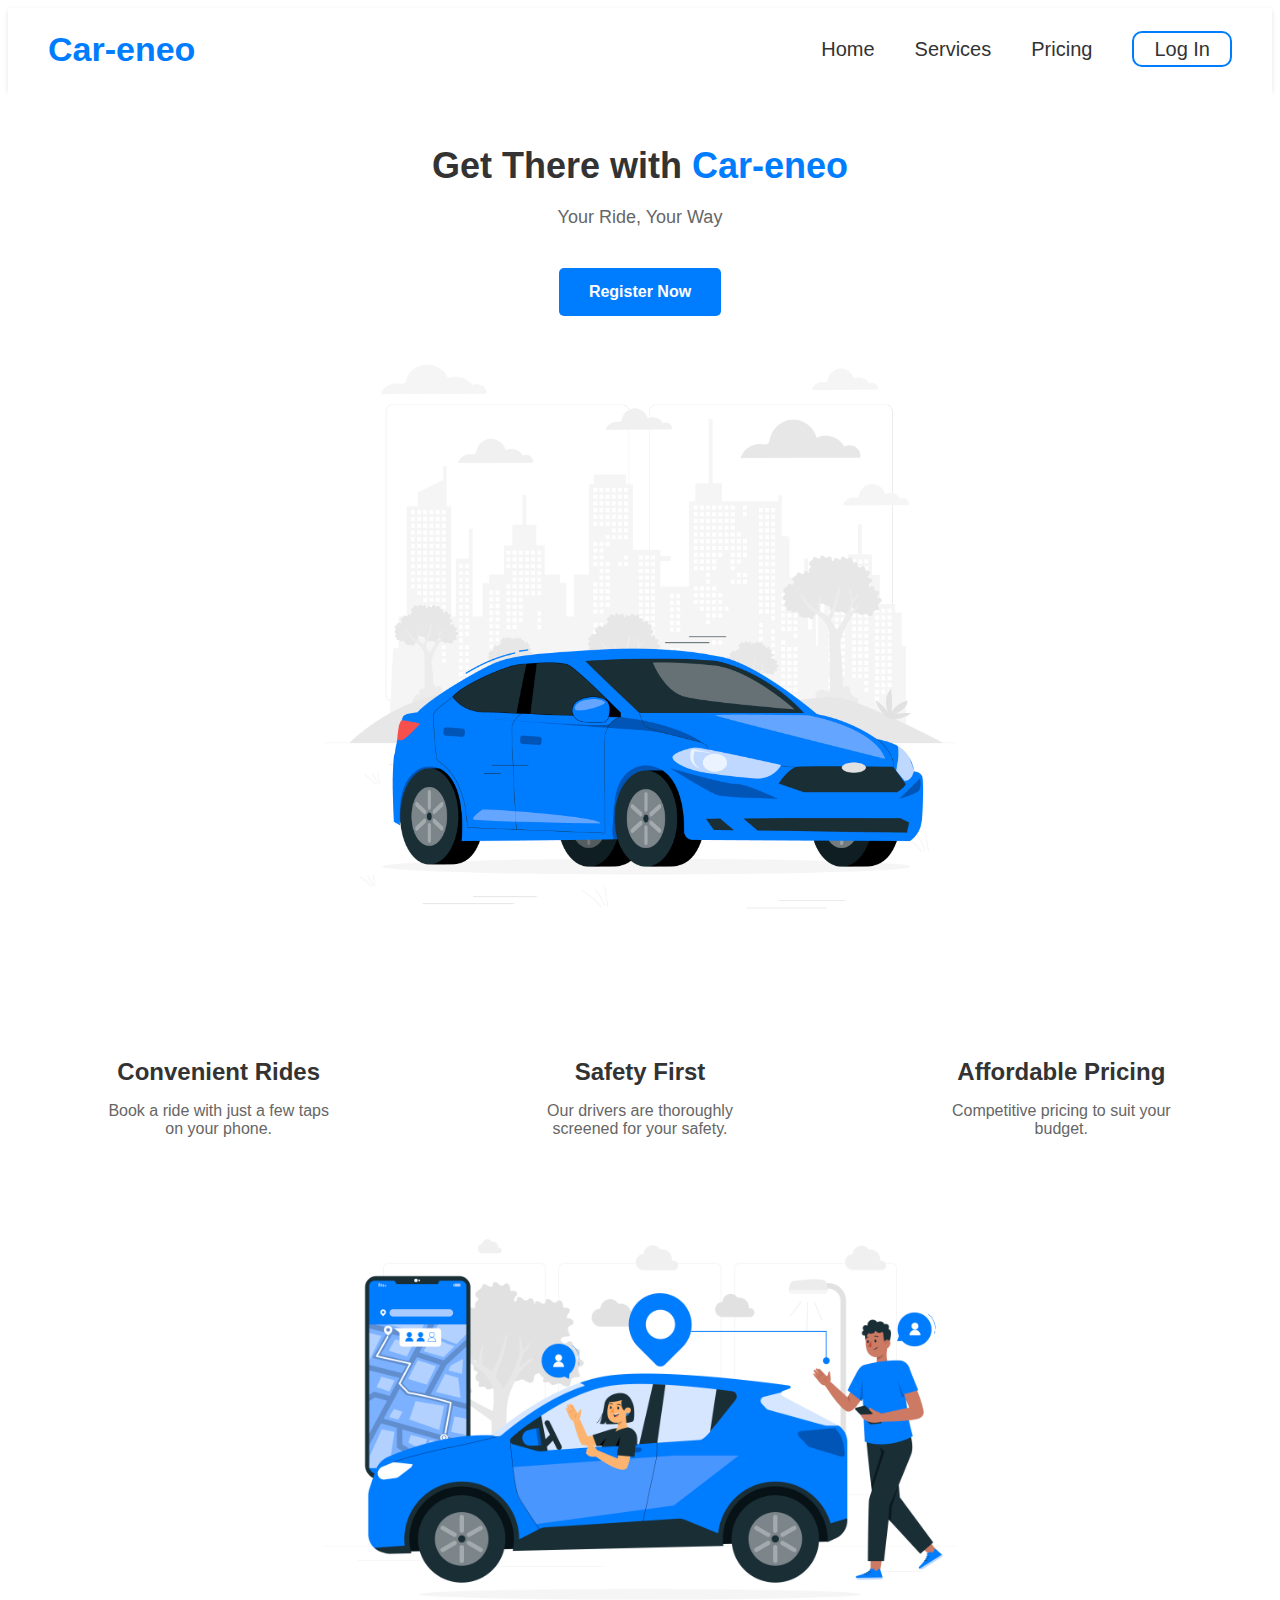
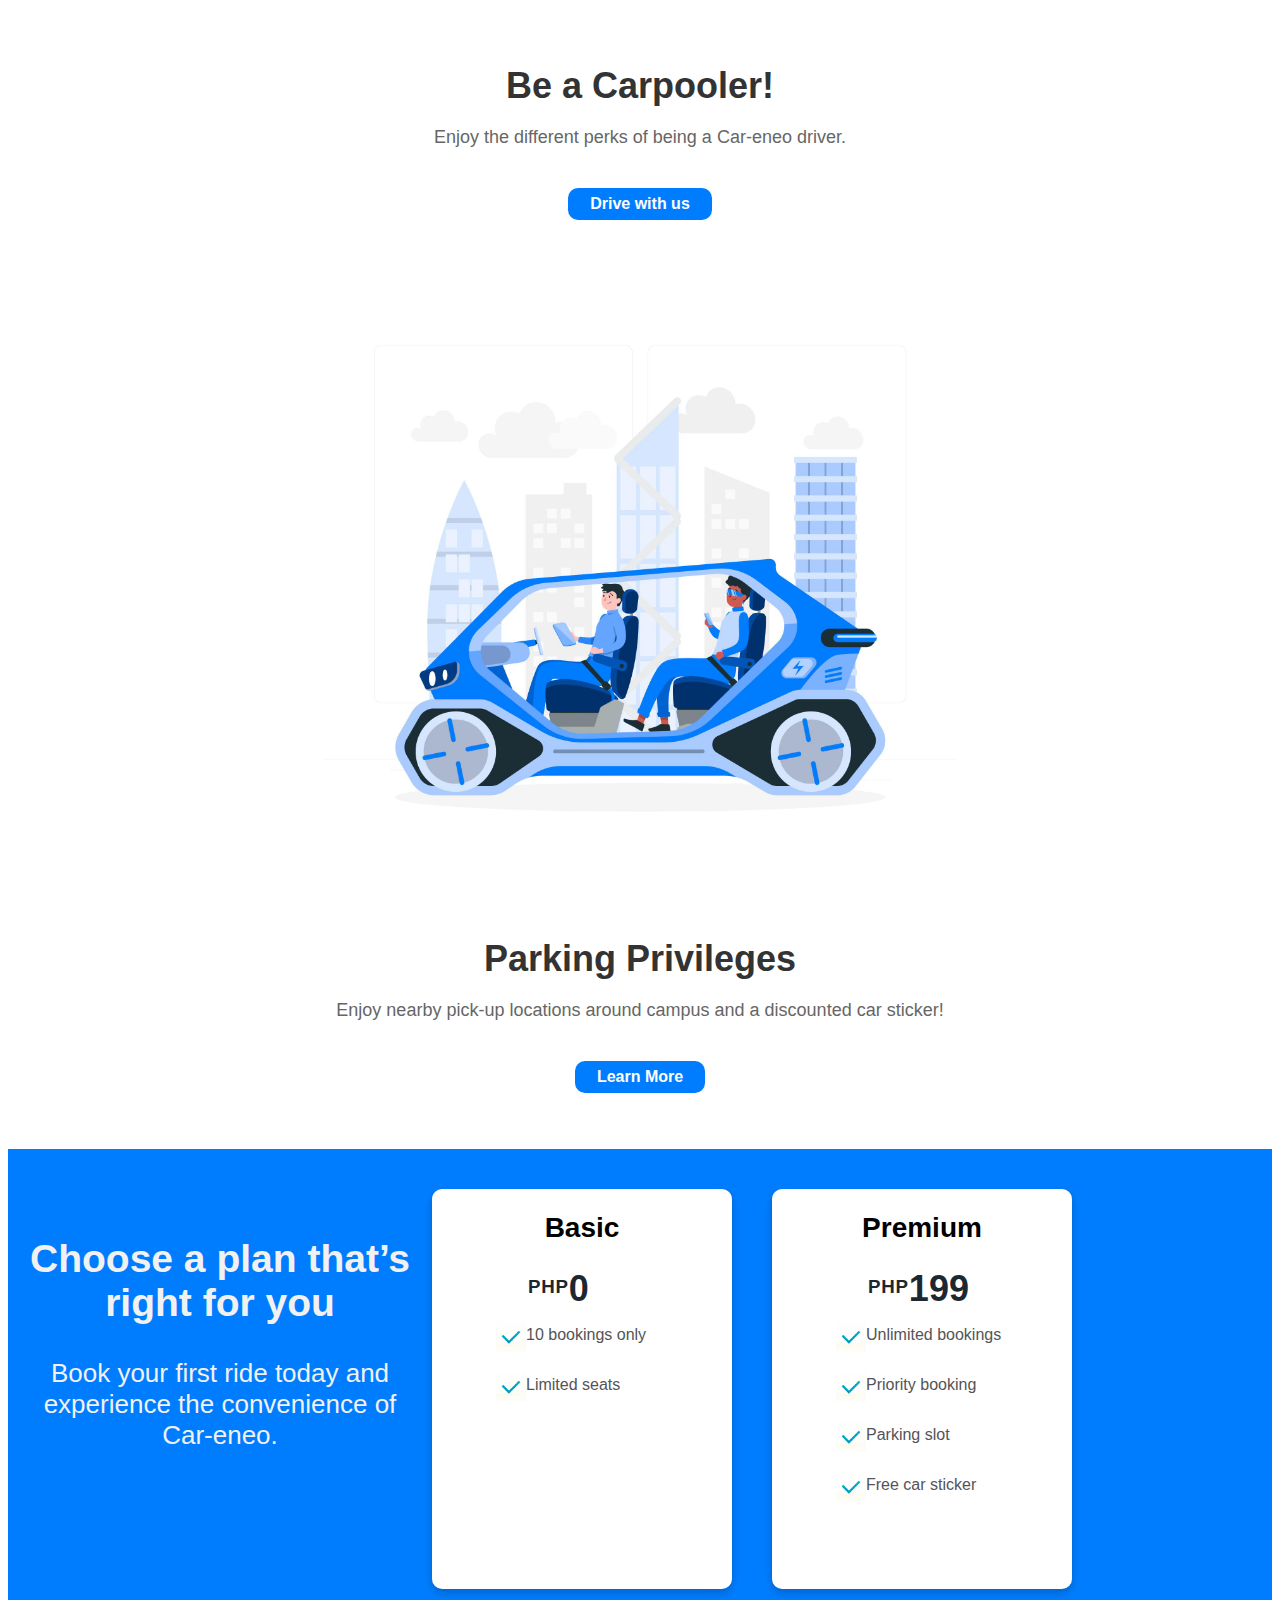
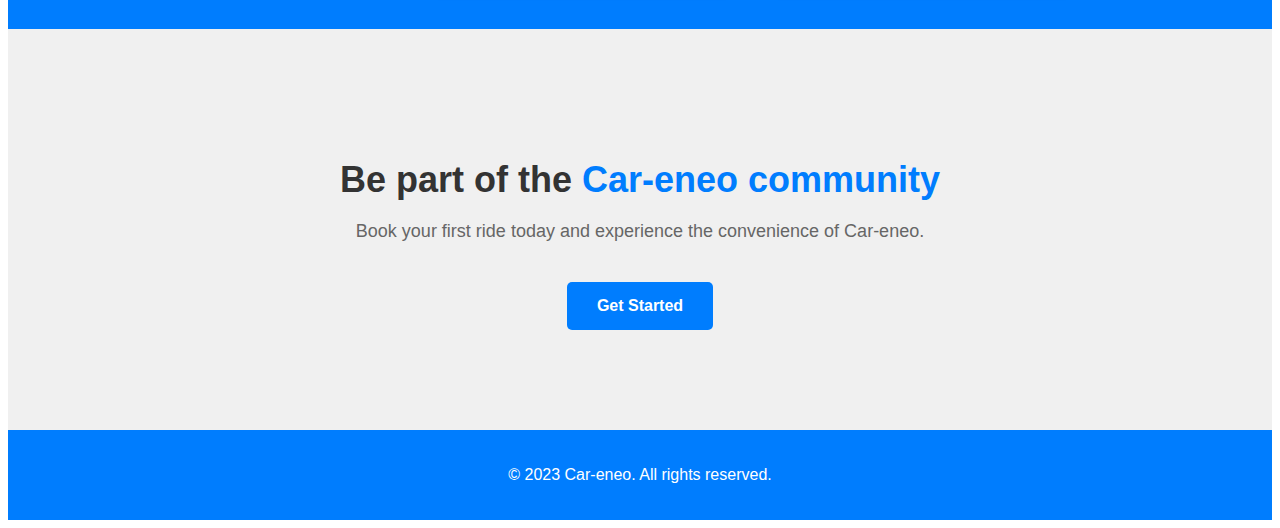
<file: index.html>
<!DOCTYPE html>
<html lang="en">
<head>
    <meta charset="UTF-8">
    <meta name="viewport" content="width=device-width, initial-scale=1.0">
    <title>Car-eneo</title>
    <link rel="stylesheet" href="styles.css">
</head>
<body>
    <header>
        <nav>
            <div class="logo"><a href="index.html">Car-eneo</a></div>
            <ul>
                <li><a href="index.html">Home</a></li>
                <li><a href="booking.html">Services</a></li>
                <li><a href="pricing.html">Pricing</a></li>
                <li><a href="#" id="login" onclick="showLoginForm()">Log In</a></li>
            </ul>
        </nav>
    </header>

    <section class="hero">
        <div class="hero-content">
            <h1>Get There with <span class="car-eneo-text">Car-eneo</span> </h1>
            <p>Your Ride, Your Way</p>
            <a href="#" class="cta-button">Register Now</a>
            <img src="assets/car.jpg" alt="Car Vector" class="car-vector">
        </div>
    </section>

    <section class="features">
        <div class="feature">
            <i class="fas fa-car"></i>
            <h2>Convenient Rides</h2>
            <p>Book a ride with just a few taps on your phone.</p>
        </div>
        <div class="feature">
            <i class="fas fa-shield-alt"></i>
            <h2>Safety First</h2>
            <p>Our drivers are thoroughly screened for your safety.</p>
        </div>
        <div class="feature">
            <i class="fas fa-dollar-sign"></i>
            <h2>Affordable Pricing</h2>
            <p>Competitive pricing to suit your budget.</p>
        </div>
    </section>

    <img src="assets/carpool.jpg" alt="Car Vector" class="car-vector">


    <section class="cta1">
        <h2>Be a Carpooler!</h2>
        <p>Enjoy the different perks of being a Car-eneo driver.</p>
        <a href="#" class="cta-button" id="login" onclick="showLoginForm()">Drive with us</a>
    </section>

    <img src="assets/carpool2.jpg" alt="Car Vector" class="car-vector">

   
    <section class="cta1">
        <h2>Parking Privileges</h2>
        <p>Enjoy nearby pick-up locations around campus and a discounted car sticker!</p>
        <a href="#"  id="login"class="cta-button">Learn More</a>
    </section>




    <div class="container">
        <section class="cta1-p">
            <h2>Choose a plan that’s right for you</h2>
            <p>Book your first ride today and experience the convenience of Car-eneo.</p>
        </section>
        <div class="card">
            <h2 class="card-title">Basic</h2>
            <div class="price">
                <div class="php">
                    <h3>PHP</h3>
                </div>
                <div class="num">
                    0
                </div>
            </div>
            <div class="d-flex">
                <img class="check mr-1" src="assets/check.jpg" alt="blue check" height="30px">
                <p>10 bookings only</p>
            </div>

            <div class="d-flex">
                <img class="check mr-1" src="assets/check.jpg" alt="blue check" height="30px">
                <p>Limited seats</p>
            </div>
           </div>

    
           <div class="card">
            <h2 class="card-title">Premium</h2>
            <div class="price">
                <div class="php">
                    <h3>PHP</h3>
                </div>
                <div class="num">
                    199
                </div>
            </div>
            <div class="d-flex">
                <img class="check mr-1" src="assets/check.jpg" alt="blue check" height="30px">
                <p>Unlimited bookings</p>
            </div>

            <div class="d-flex">
                <img class="check mr-1" src="assets/check.jpg" alt="blue check" height="30px">
                <p>Priority booking</p>
            </div>

            <div class="d-flex">
                <img class="check mr-1" src="assets/check.jpg" alt="blue check" height="30px">
                <p>Parking slot</p>
            </div>

            <div class="d-flex">
                <img class="check mr-1" src="assets/check.jpg" alt="blue check" height="30px">
                <p>Free car sticker</p>
            </div>
           </div>
    </div>


    <section class="cta">
        <h2>Be part of the <span class="car-eneo-text">Car-eneo community</span></h2>
        <p>Book your first ride today and experience the convenience of Car-eneo.</p>
        <a href="#" class="cta-button">Get Started</a>
    </section>


    <footer>
        <p>&copy; 2023 Car-eneo. All rights reserved.</p>
    </footer>

    <script src="index.js"></script>
</body>
</html>
</file>
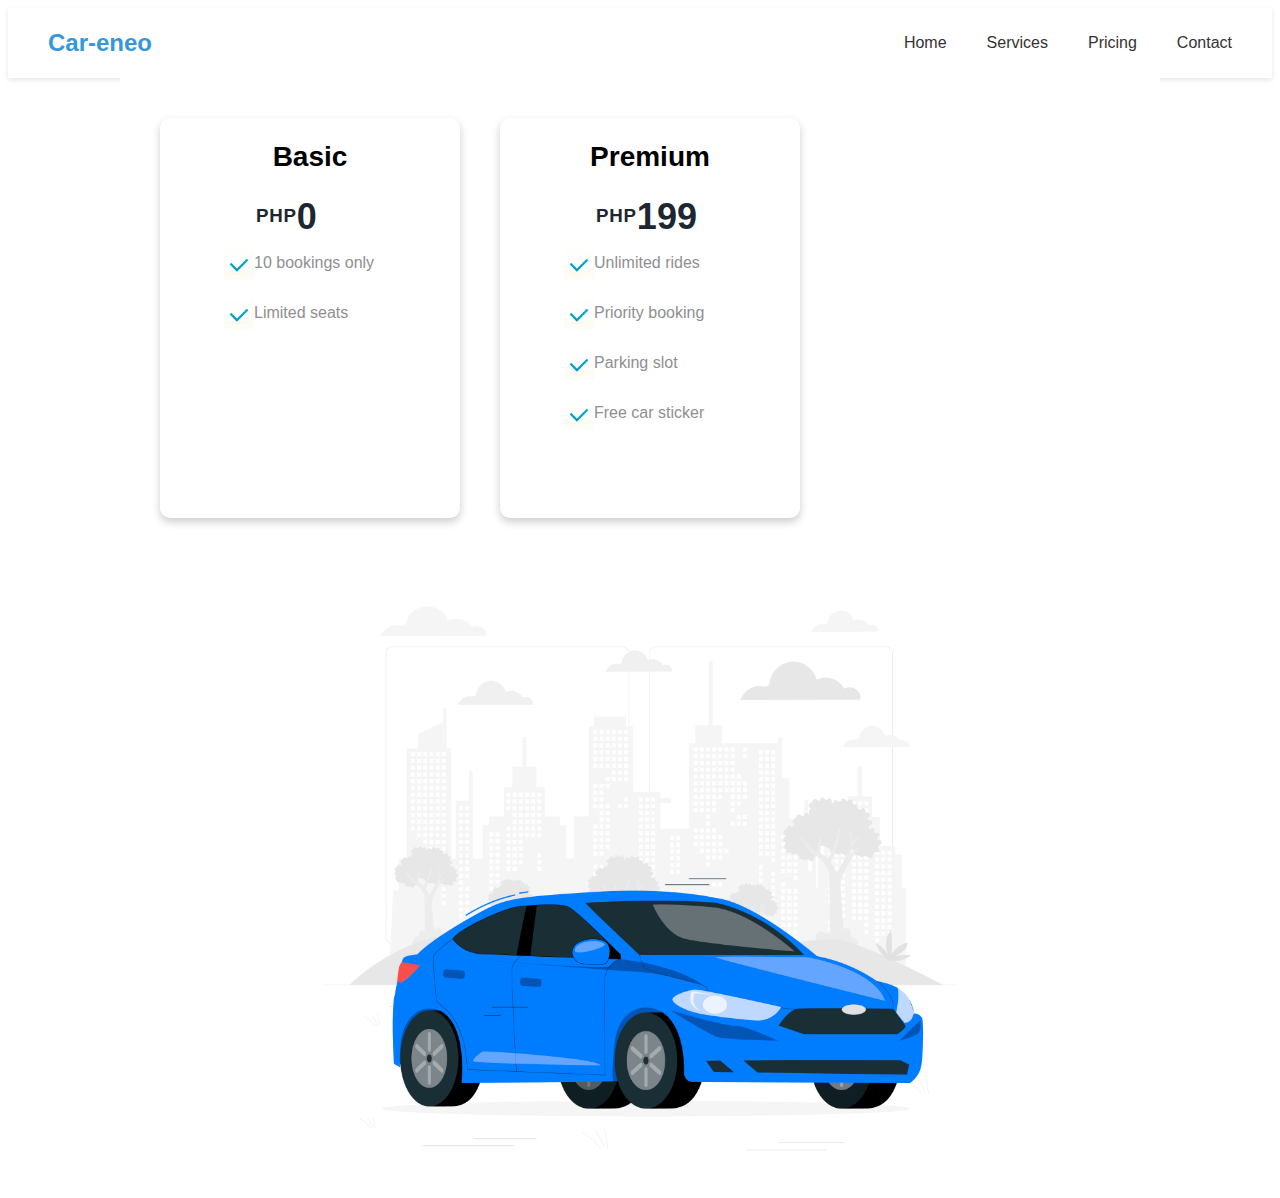
<file: pricing.html>
<!DOCTYPE html>
<html lang="en">
<head>
    <meta charset="UTF-8">
    <meta name="viewport" content="width=device-width, initial-scale=1.0">
    <title>Business Pocket</title>
    <style>
        body {
            background-color: #fff;
            font-family: Arial, sans-serif;
        }

        .container {
            display: flex;
            max-width: 1000px;
            margin: 0 auto;
            padding: 20px;
            background-color: #fff;
        }

        .pricing-table {
            display: flex;
            justify-content: space-between;
        }

        .plan {
            background-color: #f1f1f1;
            padding: 20px;
            text-align: center;
            border-radius: 5px;
            transition: all 0.3s ease;
        }

        .plan:hover {
            transform: scale(1.05);
        }

        .plan h2 {
            font-size: 24px;
            margin-bottom: 20px;
        }

        .plan p {
            margin-bottom: 20px;
        }

        .plan .btn {
            display: inline-block;
            background-color: #007bff;
            color: #fff;
            padding: 10px 20px;
            text-decoration: none;
            border-radius: 5px;
        }

        .plan .btn:hover {
            background-color: #0056b3;
        }

header {
    background-color: #fff;
    box-shadow: 0px 2px 5px rgba(0, 0, 0, 0.1);
    padding: 10px 0;
}

header .logo a {
    font-size: 24px;
    font-weight: bold;
    color: #3498DA; /* Blue color for the logo */
    margin-left: 20px;
}

.car-eneo-text {
    color: #3498DA;
}

header nav {
    display: flex;
    align-items: center;
    justify-content: space-between;
    padding: 0 20px;
}

header ul {
    list-style: none;
    display: flex;
}

header li {
    margin: 0 20px;
}

header a {
    text-decoration: none;
    color: #333; /* Dark text color for navigation links */
}

/* Style the card container */
.card {
    background-color: white;
    width: 300px;
    height: 400px;
    border-radius: 10px;
    box-shadow: 0 4px 8px 0 rgba(0,0,0,0.2);
    transition: 0.3s;
    margin: 20px;

   }
   
   
   /* Style the card title */
   .card-title {
    text-align: center;
    font-size: 28px;
    color: #000;

   }
   
   /* Style the card description */
   .card-description {
    text-align: center;
    font-size: 18px;
    color: #888;
    padding: 20px 0;
   }
   
   /* Style the button */
   .button {
    background-color: #4CAF50;
    color: white;
    text-align: center;
    padding: 12px 24px;
    font-size: 16px;
    border-radius: 4px;
    margin: 20px 0;
    cursor: pointer;
    transition: 0.3s;
   }
   
   .button:hover {
    background-color: #45a049;
   }

   .card p{
    color: rgb(143, 143, 145);
   }
   .d-flex{
    padding-left: 4rem;
    display: flex;
   }
   .check{
    margin-top: 12px;
   }

   .price{
    text-align: center;
    display: flex;
    margin-left: 6rem;
   }

   .php{
    line-height: 42px;
    color: rgb(29, 39, 49);
    font-family: Roboto, sans-serif;
    letter-spacing: 0.8px;
    line-height: 1.599998px;
   }

   .num{
    color: rgb(29, 39, 49);
    display: block;
    font-family: Roboto, sans-serif;
    font-size: 36px;
    font-weight: 600;
   }
   
   .car-vector {
    max-width: 50%; /* Set the maximum width to the container's width */
    max-height: auto; /* Maintain the original aspect ratio */
    display: block; /* Remove any extra spacing around the image */
    margin: 0 auto; /* Center the image horizontally */
}
   
    </style>
</head>
<body>
    <header>
        <nav>
            <div class="logo"><a href="index.html">Car-eneo</a></div>
            <ul>
                <li><a href="index.html">Home</a></li>
                <li><a href="#">Services</a></li>
                <li><a href="#">Pricing</a></li>
                <li><a href="#">Contact</a></li>
            </ul>
        </nav>
    </header>
    <div class="container">
        <div class="card">
            <h2 class="card-title">Basic</h2>
            <div class="price">
                <div class="php">
                    <h3>PHP</h3>
                </div>
                <div class="num">
                    0
                </div>
            </div>
            <div class="d-flex">
                <img class="check mr-1" src="assets/check.jpg" alt="blue check" height="30px">
                <p>10 bookings only</p>
            </div>

            <div class="d-flex">
                <img class="check mr-1" src="assets/check.jpg" alt="blue check" height="30px">
                <p>Limited seats</p>
            </div>
           </div>

    
           <div class="card">
            <h2 class="card-title">Premium</h2>
            <div class="price">
                <div class="php">
                    <h3>PHP</h3>
                </div>
                <div class="num">
                    199
                </div>
            </div>
            <div class="d-flex">
                <img class="check mr-1" src="assets/check.jpg" alt="blue check" height="30px">
                <p>Unlimited rides</p>
            </div>

            <div class="d-flex">
                <img class="check mr-1" src="assets/check.jpg" alt="blue check" height="30px">
                <p>Priority booking</p>
            </div>

            <div class="d-flex">
                <img class="check mr-1" src="assets/check.jpg" alt="blue check" height="30px">
                <p>Parking slot</p>
            </div>

            <div class="d-flex">
                <img class="check mr-1" src="assets/check.jpg" alt="blue check" height="30px">
                <p>Free car sticker</p>
            </div>
           </div>
    </div>
    <img src="assets/car.jpg" alt="Car Vector" class="car-vector" >
</body>
</html>
</file>
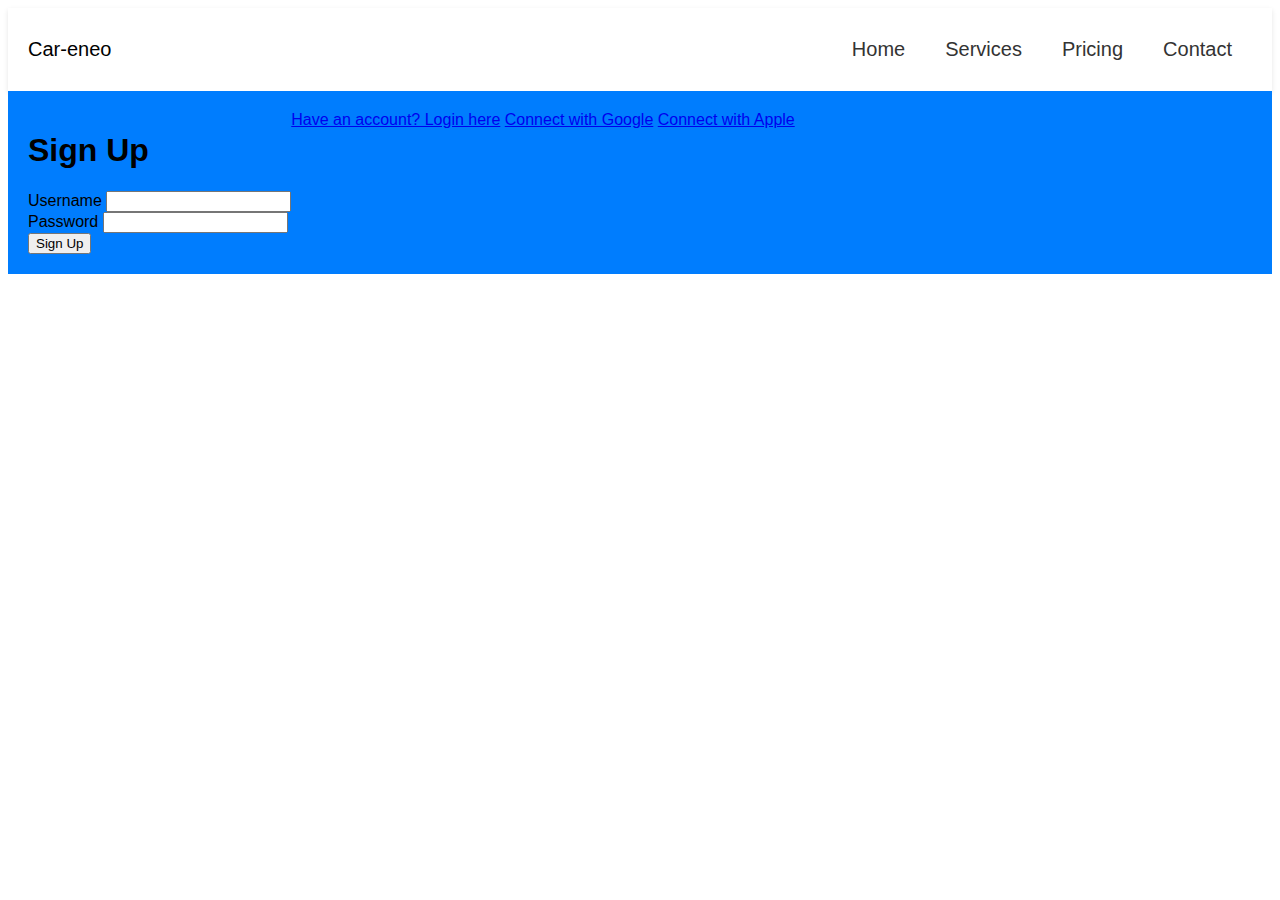
<file: scratch.html>
<!DOCTYPE html>
<html lang="en">
<head>
    <meta charset="UTF-8">
    <meta name="viewport" content="width=device-width, initial-scale=1.0">
    <title>Car-eneo Sign Up</title>
    <link rel="stylesheet" href="styles.css">
</head>
<body>
    <header>
        <nav>
            <div class="logo">Car-eneo</div>
            <ul>
                <li><a href="index.html">Home</a></li>
                <li><a href="#">Services</a></li>
                <li><a href="#">Pricing</a></li>
                <li><a href="#">Contact</a></li>
            </ul>
        </nav>
    </header>

    <div class="container">
        <div id="signup-form">
            <h1>Sign Up</h1>
            <form>
                <div class="form-group">
                    <label for="username">Username</label>
                    <input type="text" id="username" required>
                </div>
                <div class="form-group">
                    <label for="password">Password</label>
                    <input type="password" id="password" required>
                </div>
                <button type="button" onclick="signup()">Sign Up</button>
            </form>
        </div>

        <div id="login-form" style="display: none;">
            <h1>Login</h1>
            <form>
                <div class="form-group">
                    <label for="login-username">Username</label>
                    <input type="text" id="login-username" required>
                </div>
                <div class="form-group">
                    <label for="login-password">Password</label>
                    <input type="password" id="login-password" required>
                </div>
                <button type="button" onclick="login()">Login</button>
            </form>
        </div>

        <div class="links">
            <a href="#" onclick="showLoginForm()">Have an account? Login here</a>
            <a href="#">Connect with Google</a>
            <a href="#">Connect with Apple</a>
        </div>
    </div>

    <script>
        // Mock user data for demonstration (replace with real user data)
        const users = [
            { username: "user1", password: "password1" },
            { username: "user2", password: "password2" }
        ];

        // Function to simulate user sign-up (front-end only)
        function signup() {
            const username = document.getElementById("username").value;
            const password = document.getElementById("password").value;

            if (users.some(user => user.username === username)) {
                alert("Username already exists. Please choose another.");
            } else {
                users.push({ username, password });
                alert("Sign-up successful. You can now log in.");
                clearFormFields();
            }
        }

        // Function to simulate user login (front-end only)
        function login() {
            const username = document.getElementById("login-username").value;
            const password = document.getElementById("login-password").value;

            const user = users.find(u => u.username === username && u.password === password);

            if (user) {
                alert("Login successful. Redirecting to your profile...");
                // You can redirect to the user's profile page here
            } else {
                alert("Invalid username or password");
            }
        }

        // Function to show the login form and hide the sign-up form
        function showLoginForm() {
            document.getElementById("signup-form").style.display = "none";
            document.getElementById("login-form").style.display = "block";
            clearFormFields();
        }

        // Function to clear form fields
        function clearFormFields() {
            document.getElementById("username").value = "";
            document.getElementById("password").value = "";
            document.getElementById("login-username").value = "";
            document.getElementById("login-password").value = "";
        }
    </script>
</body>
</html>
</file>
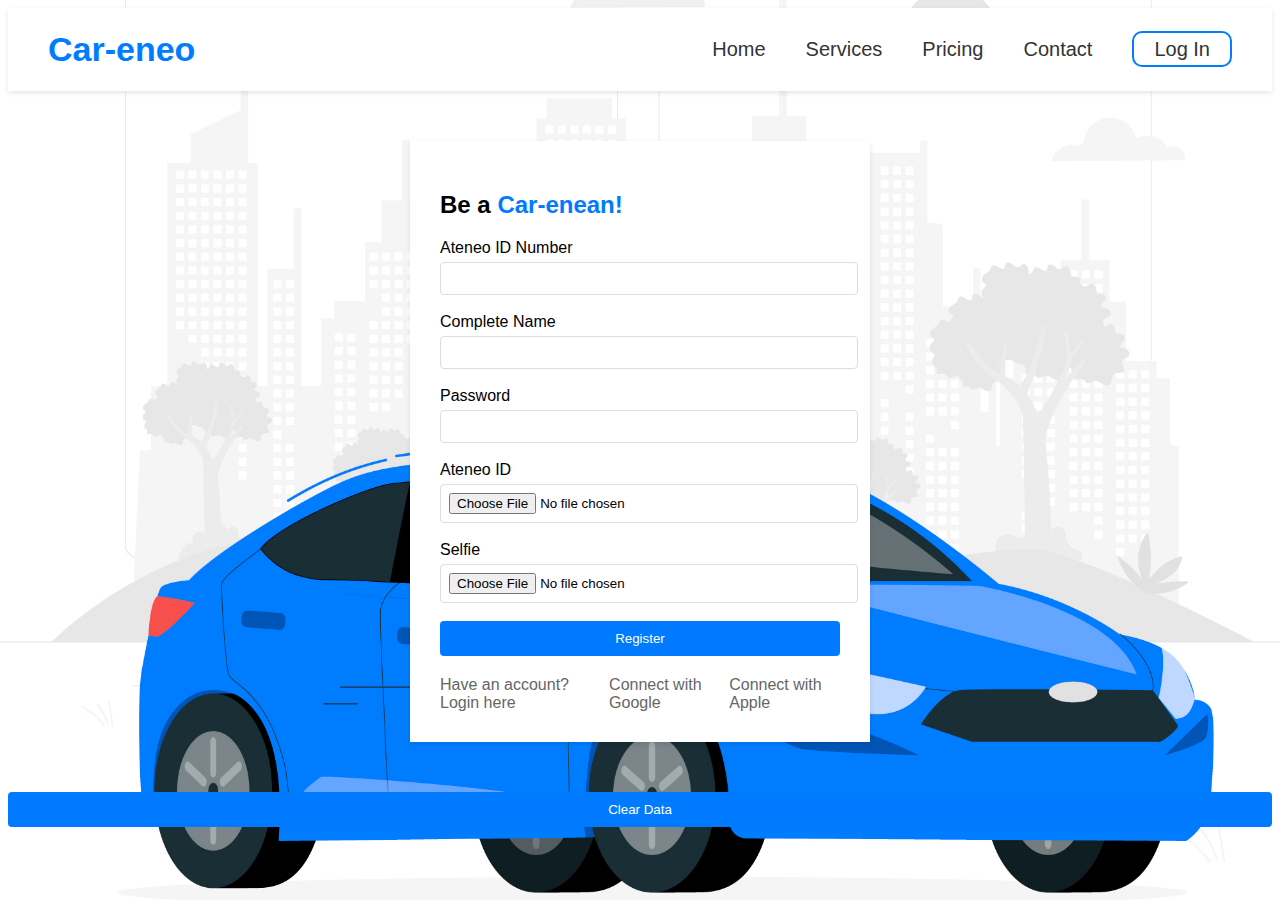
<file: signup.html>
<!DOCTYPE html>
<html lang="en">
<head>
    <meta charset="UTF-8">
    <meta name="viewport" content="width=device-width, initial-scale=1.0">
    <title>Car-eneo Sign Up</title>
    <link rel="stylesheet" href="registration.css">
</head>

<style>
    .card {
        border: 1px solid #ddd;
        padding: 10px;
        margin: 10px;
        width: 200px;
        float: left;
    }
    img {
        max-width: 100%;
        height: auto;
    }
    .small-image {
        max-width: 50%;
        height: auto;
    }

</style>
<body>
    <header>
        <nav>
            <div class="logo"><a href="index.html">Car-eneo</a></div>
            <ul>
                <li><a href="index.html">Home</a></li>
                <li><a href="#">Services</a></li>
                <li><a href="#">Pricing</a></li>
                <li><a href="#">Contact</a></li>
                <li><a href="#" id="login" onclick="showLoginForm()">Log In</a></li>
            </ul>
        </nav>
    </header>

    
<!--         
    <div id="signup-form" >
    <div class="container">
        <h1><span class="car-eneo-text"> Car-eneo</span> Sign Up</h1>
        <form>
            <div class="form-group">
                <label for="city">ID Number                 <input type="text" id="idnumber"></label>
            </div>
            <div class="form-group">
                <label>First name                 <input type="text" id="firstname"></label>
            </div>
            <div class="form-group">
                <label>Last name                 <input type="text" id="lastname"></label>
            </div>
            <div class="form-group">
                <label>Password                 <input type="password" id="password"></label>
            </div>
            <button type="submit" onclick="signup()">Sign Up</button>
        </form>
        <div class="links">
            <a href="login" onclick="showLoginForm()">Have an account? Login here</a>
            <a href="#">Connect with Google</a>
            <a href="#">Connect with Apple</a>
        </div>
    </div>
    </div> -->

    <div id="cardContainer" style="display: none;"></div>

    <div class="container">
        <h2>Be a <span style="color: #007bff;;">Car-enean!</span></h2>
        <form id="dataForm">
            <label for="itemName">Ateneo ID Number</label>
            <input type="text" id="itemName" name="itemName" required>
            <br>
            <br>
            <label for="itemDescription">Complete Name</label>
            <input type="text" id="itemDescription" name="itemDescription" required>
            <br>
            <br>
            <label for="image">Password</label>
            <input type="password" id="password" name="password" required>
            <br>
            <br>
            <label for="image">Ateneo ID</label>
            <input type="file" id="image1" name="image1" accept="image/*" required>
            <br>
            <br>
            <label for="image">Selfie</label>
            <input type="file" id="image2" name="image2" accept="image/*" required>
            <br>
            <br>
            <button type="button" onclick="addItem()">Register</button>
        </form>
        <div class="links">
            <a href="login" onclick="showLoginForm()">Have an account? Login here</a>
            <a href="#">Connect with Google</a>
            <a href="#">Connect with Apple</a>
        </div>
    </div>
    


    <button type="button" onclick="clearDataList()">Clear Data</button>

        <script src="index.js"></script>
</body>

<script>
     // Array to store the data
     let dataList = JSON.parse(localStorage.getItem('dataList')) || [];
    
     // Function to add item to the array and update the HTML
     function addItem() {
         // Get form values
         const itemName = document.getElementById('itemName').value;
         const itemDescription = document.getElementById('itemDescription').value;
         const imageInput1 = document.getElementById('image1');
         const imageInput2 = document.getElementById('image2');
         
         // Check if images are selected
         if (imageInput1.files.length === 0 || imageInput2.files.length === 0) {
             alert('Please select both images');
             return;
         }
 
         const imageFile1 = imageInput1.files[0];
         const imageFile2 = imageInput2.files[0];
 
         // Convert images to base64
         const reader1 = new FileReader();
         const reader2 = new FileReader();
 
         reader1.onload = function (e) {
             const imageUrl1 = e.target.result;
 
             reader2.onload = function (e) {
                 const imageUrl2 = e.target.result;
 
                 // Add item to the array
                 dataList.push({ name: itemName, description: itemDescription, image1: imageUrl1, image2: imageUrl2 });
 
                 // Update HTML
                 updateHTML();
 
                 // Save data to local storage
                 localStorage.setItem('dataList', JSON.stringify(dataList));

                 window.location.href = 'status.html';
             };
 
             reader2.readAsDataURL(imageFile2);
         };
 
         reader1.readAsDataURL(imageFile1);
 
         // Clear form fields
         document.getElementById('itemName').value = '';
         document.getElementById('itemDescription').value = '';
         document.getElementById('image1').value = ''; // Clear file input
         document.getElementById('image2').value = ''; // Clear file input
     }
 
     // Function to update HTML with array data
     function updateHTML() {
         const cardContainer = document.getElementById('cardContainer');
         cardContainer.innerHTML = ''; // Clear existing content
 
         // Loop through array and create a card for each item
         dataList.forEach(item => {
             const card = document.createElement('div');
             card.className = 'card';
 
             // Display first image if available
             if (item.image1) {
                 const img1 = document.createElement('img');
                 img1.src = item.image1;
                 card.appendChild(img1);
             }
 
             // Display second image if available, smaller size
             if (item.image2) {
                 const img2 = document.createElement('img');
                 img2.src = item.image2;
                 img2.className = 'small-image';
                 card.appendChild(img2);
             }
 
             card.innerHTML += `<strong>${item.name}</strong><br>${item.description}`;
             cardContainer.appendChild(card);
         });
     }

     function clearDataList() {
        // Remove the 'dataList' item from localStorage
        localStorage.removeItem('dataList');
        
        // Clear the dataList array
        dataList = [];
    
        // Update HTML to reflect the changes
        updateHTML();
    }
    

     // Initial update on page load
     updateHTML();
</script>
</html>
</file>
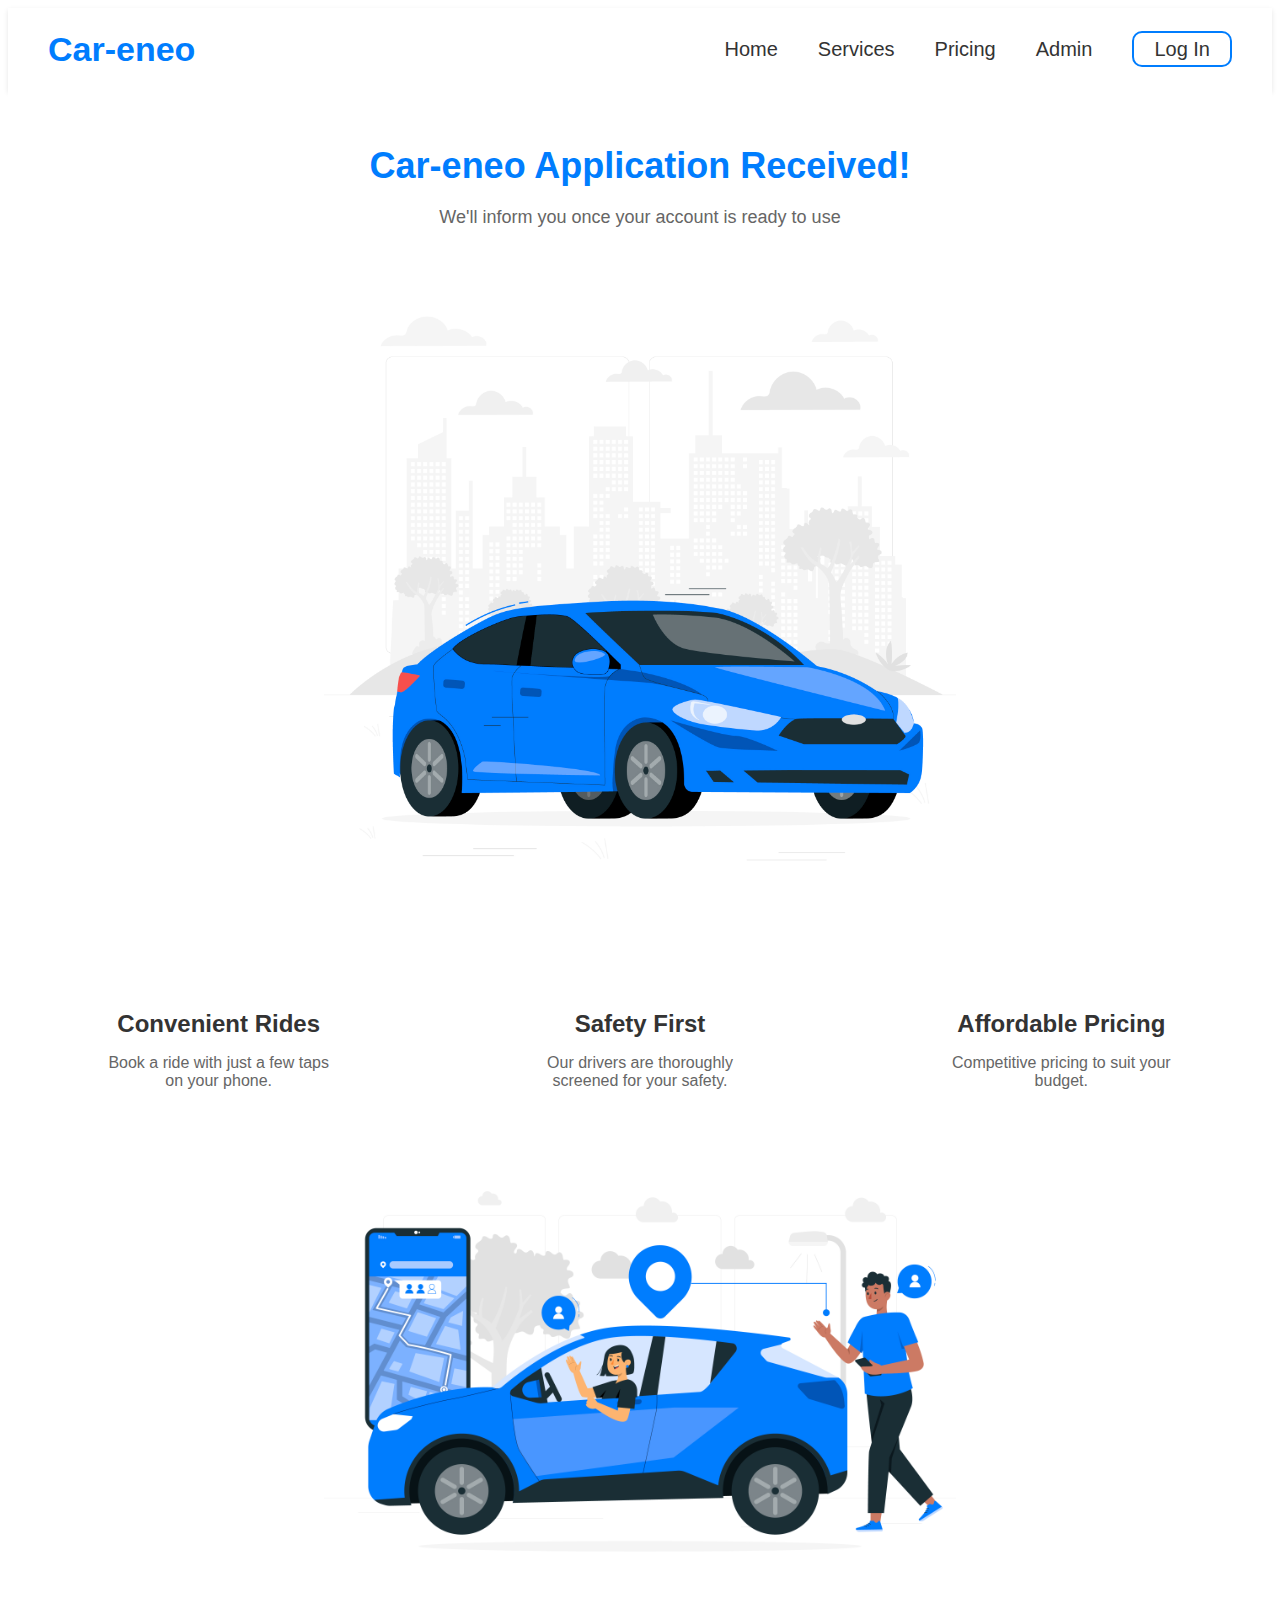
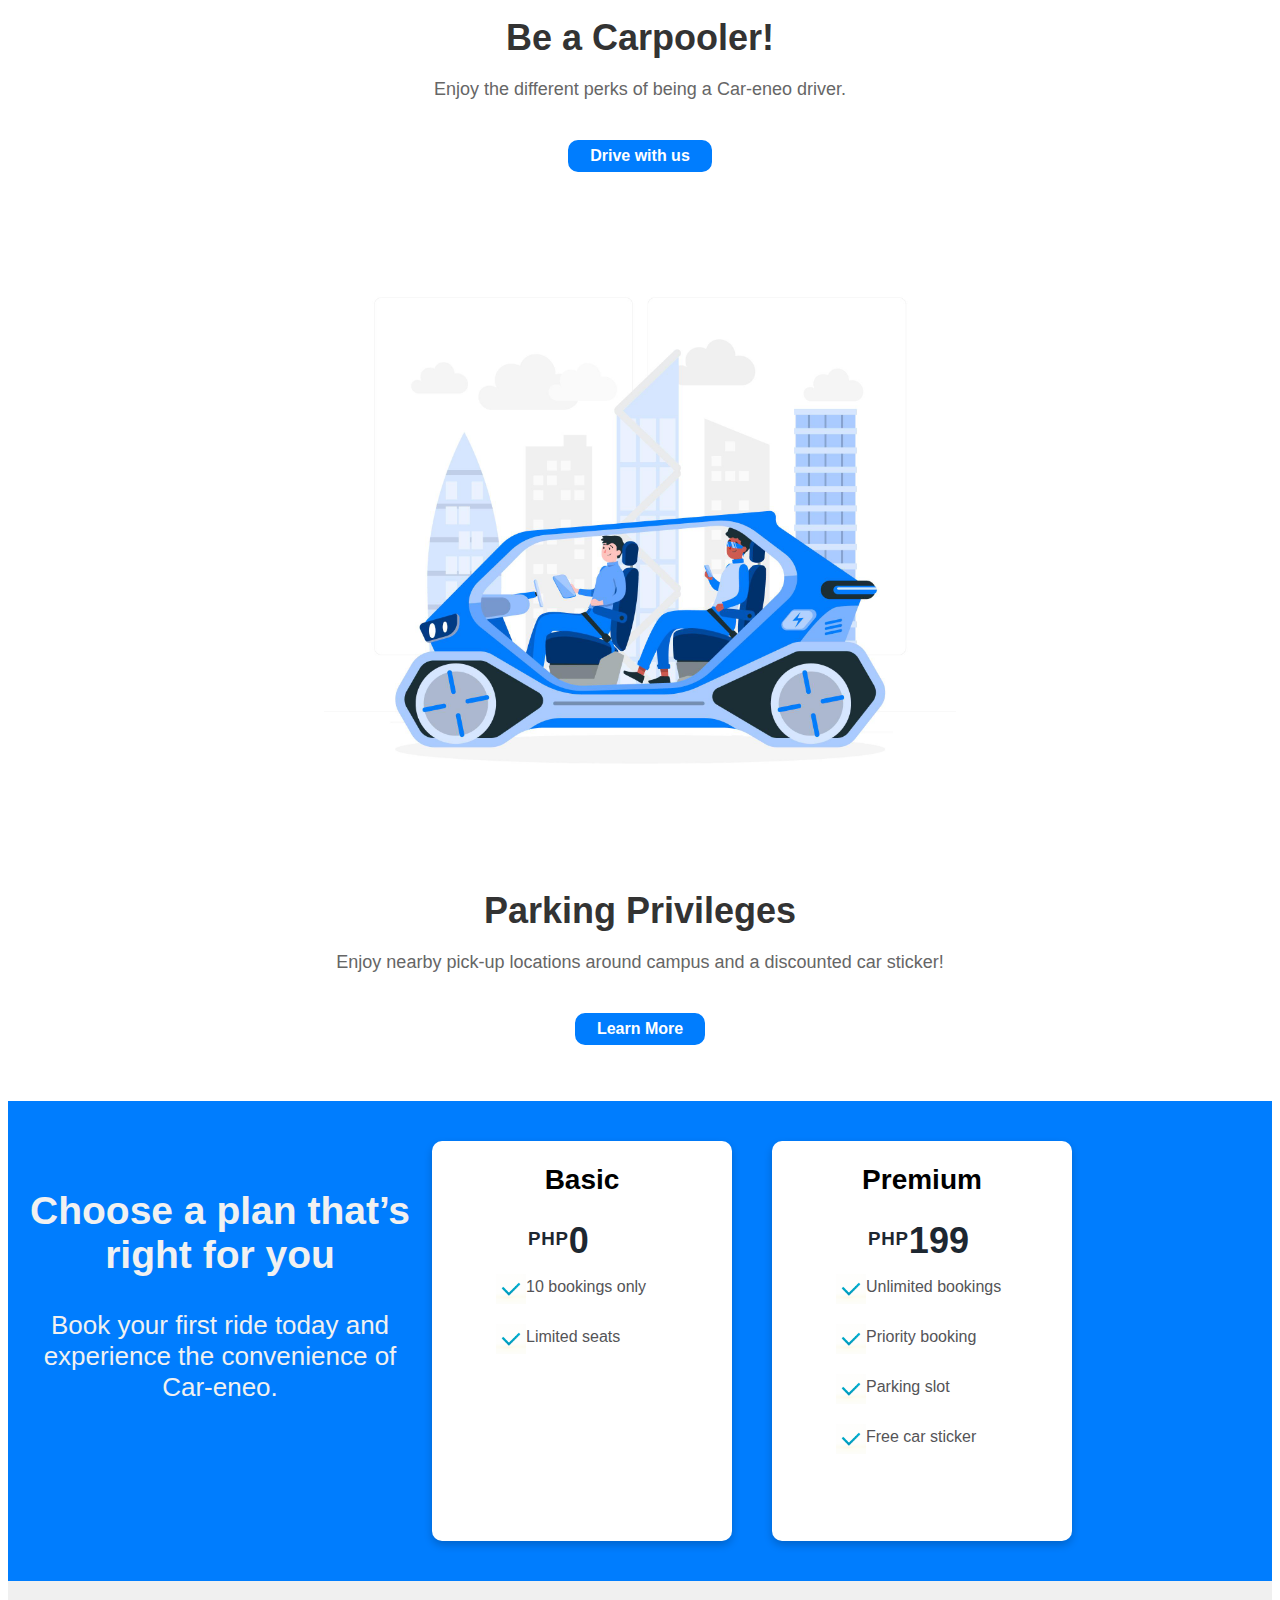
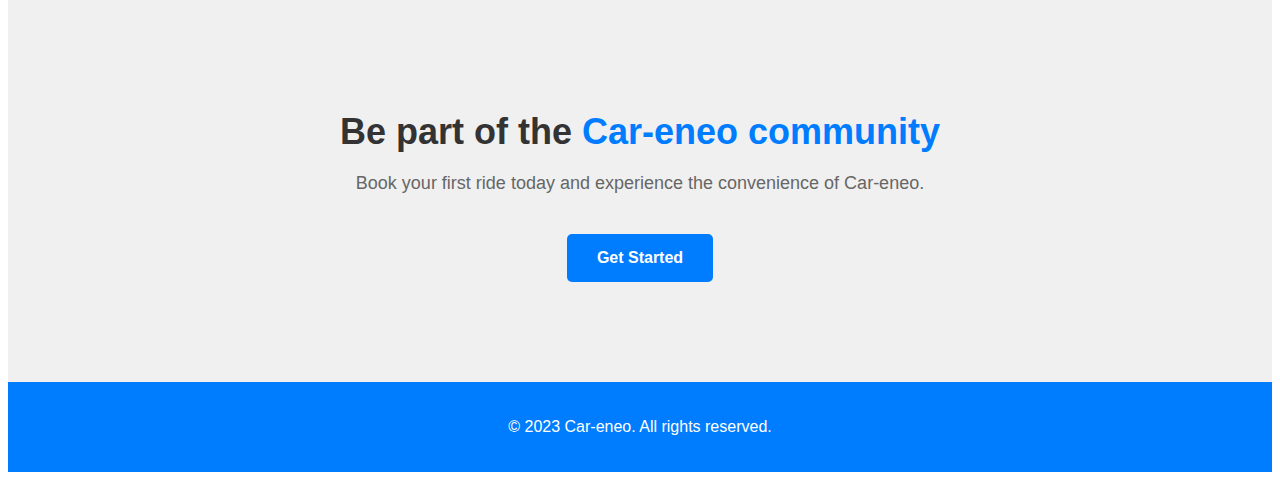
<file: status.html>
<!DOCTYPE html>
<html lang="en">
<head>
    <meta charset="UTF-8">
    <meta name="viewport" content="width=device-width, initial-scale=1.0">
    <title>Car-eneo</title>
    <link rel="stylesheet" href="styles1.css">
</head>
<body>
    <header>
        <nav>
            <div class="logo"><a href="index.html">Car-eneo</a></div>
            <ul>
                <li><a href="index.html">Home</a></li>
                <li><a href="booking.html">Services</a></li>
                <li><a href="pricing.html">Pricing</a></li>
                <li><a href="admin1.html">Admin</a></li>
                <li><a href="#" id="login" onclick="showLoginForm()">Log In</a></li>
            </ul>
        </nav>
    </header>

    <section class="hero">
        <div class="hero-content">
            <h1><span class="car-eneo-text">Car-eneo Application Received!</span> </h1>
            <p>We'll inform you once your account is ready to use</p>
            <img src="assets/car.jpg" alt="Car Vector" class="car-vector">
        </div>
    </section>

    <section class="features">
        <div class="feature">
            <i class="fas fa-car"></i>
            <h2>Convenient Rides</h2>
            <p>Book a ride with just a few taps on your phone.</p>
        </div>
        <div class="feature">
            <i class="fas fa-shield-alt"></i>
            <h2>Safety First</h2>
            <p>Our drivers are thoroughly screened for your safety.</p>
        </div>
        <div class="feature">
            <i class="fas fa-dollar-sign"></i>
            <h2>Affordable Pricing</h2>
            <p>Competitive pricing to suit your budget.</p>
        </div>
    </section>

    <img src="assets/carpool.jpg" alt="Car Vector" class="car-vector">


    <section class="cta1">
        <h2>Be a Carpooler!</h2>
        <p>Enjoy the different perks of being a Car-eneo driver.</p>
        <a href="#" class="cta-button" id="login" onclick="showLoginForm()">Drive with us</a>
    </section>

    <img src="assets/carpool2.jpg" alt="Car Vector" class="car-vector">

   
    <section class="cta1">
        <h2>Parking Privileges</h2>
        <p>Enjoy nearby pick-up locations around campus and a discounted car sticker!</p>
        <a href="#"  id="login"class="cta-button">Learn More</a>
    </section>




    <div class="container">
        <section class="cta1-p">
            <h2>Choose a plan that’s right for you</h2>
            <p>Book your first ride today and experience the convenience of Car-eneo.</p>
        </section>
        <div class="card">
            <h2 class="card-title">Basic</h2>
            <div class="price">
                <div class="php">
                    <h3>PHP</h3>
                </div>
                <div class="num">
                    0
                </div>
            </div>
            <div class="d-flex">
                <img class="check mr-1" src="assets/check.jpg" alt="blue check" height="30px">
                <p>10 bookings only</p>
            </div>

            <div class="d-flex">
                <img class="check mr-1" src="assets/check.jpg" alt="blue check" height="30px">
                <p>Limited seats</p>
            </div>
           </div>

    
           <div class="card">
            <h2 class="card-title">Premium</h2>
            <div class="price">
                <div class="php">
                    <h3>PHP</h3>
                </div>
                <div class="num">
                    199
                </div>
            </div>
            <div class="d-flex">
                <img class="check mr-1" src="assets/check.jpg" alt="blue check" height="30px">
                <p>Unlimited bookings</p>
            </div>

            <div class="d-flex">
                <img class="check mr-1" src="assets/check.jpg" alt="blue check" height="30px">
                <p>Priority booking</p>
            </div>

            <div class="d-flex">
                <img class="check mr-1" src="assets/check.jpg" alt="blue check" height="30px">
                <p>Parking slot</p>
            </div>

            <div class="d-flex">
                <img class="check mr-1" src="assets/check.jpg" alt="blue check" height="30px">
                <p>Free car sticker</p>
            </div>
           </div>
    </div>


    <section class="cta">
        <h2>Be part of the <span class="car-eneo-text">Car-eneo community</span></h2>
        <p>Book your first ride today and experience the convenience of Car-eneo.</p>
        <a href="#" class="cta-button">Get Started</a>
    </section>


    <footer>
        <p>&copy; 2023 Car-eneo. All rights reserved.</p>
    </footer>

    <script src="index.js"></script>
</body>
</html>
</file>
<file: registration.css>
body {
    font-family: Arial, sans-serif;
    background-image: url('assets/car.jpg');
    /* Replace with your image file path */
    background-size: cover; /* Adjust this property as needed */
    background-position: center center; /* Adjust this property as needed */
}

header {
    background-color: #fff;
    box-shadow: 0px 2px 5px rgba(0, 0, 0, 0.1);
    padding: 10px 0;
    font-size: 20px;
}

header .logo a {
    font-size: 34px;
    font-weight: bold;
    color: #007DFE; /* Blue color for the logo */
    margin-left: 20px;
}

.car-eneo-text {
    color: #007DFE;
}

header nav {
    display: flex;
    align-items: center;
    justify-content: space-between;
    padding: 0 20px;
}

header ul {
    list-style: none;
    display: flex;
}

header li {
    margin: 0 20px;
}

header a {
    text-decoration: none;
    color: #333; /* Dark text color for navigation links */
}

#login{
    border: 2px solid #007DFE;
    box-sizing: border-box;
    border-radius: 10px;
    padding: 5px 20px 5px 20px ;
}

#login:hover{
    color: #f9f9f9; /* New color on hover */
    background-color: #007DFE; 
}
.container {
    width: 400px;
    padding: 30px;
    background-color: #fff;
    box-shadow: 0 2px 5px rgba(0, 0, 0, 0.1);
    margin: 50px auto;
}

h1 {
    text-align: center;
    margin-bottom: 20px;
}

.form-group {
    margin-bottom: 20px;
}

label {
    display: block;
    margin-bottom: 5px;
}

input {
    width: 100%;
    padding: 8px;
    border: 1px solid #ddd;
    border-radius: 4px;
}

button {
    width: 100%;
    padding: 10px;
    background-color: #007BFF;
    color: #fff;
    border: none;
    border-radius: 4px;
    cursor: pointer;
}

button:hover {
    background-color: #0056b3;
}

.links {
    display: flex;
    justify-content: space-between;
    margin-top: 20px;
}

a {
    color: #666;
    text-decoration: none;
}

a:hover {
    color: #333;
}

.car-vector {
    max-width: 60%; /* Set the maximum width to the container's width */
    max-height: auto; /* Maintain the original aspect ratio */
    display: block; /* Remove any extra spacing around the image */
    margin: 0 auto; /* Center the image horizontally */
    
}

.car-eneo-text {
    color: #3498DA;
}

/* Style the CTA section at the end of the page with a blue accent for the CTA button */
.cta {
    text-align: center;
    padding: 100px 0;
    background-color: rgb(240, 240, 240);
}


.cta1 {
    text-align: center;
    margin-bottom: 3.5rem;
}

.cta1-p{
    margin-top: 2.25rem;
    text-align: center;
    font-size: 26px;
    width: 24rem;
    color: #f1f1f1; 
}

.cta1-p p{
    font-size: 26px;
}
.cta1 h2 {
    font-size: 36px;
    margin-bottom: 20px;
    color: #333; /* Dark text color for the CTA heading */
}

.cta h2 {
    font-size: 36px;
    margin-bottom: 20px;
    color: #333; /* Dark text color for the CTA heading */
}

.cta p, .cta1 p{
    font-size: 18px;
    margin-bottom: 40px;
    color: #666; /* Slightly darker text color for the CTA paragraph */
}

/* Style the footer with a blue background for contrast and white text */
footer {
margin-top: auto; /* Push the footer to the bottom */
    padding: 10px;
    background-color: #f0f0f0;
    text-align: center;
}
</file>
<file: styles.css>
/* Reset default margin and padding for all elements */

/* Apply a white background color to the entire page */
body {
    background-color: #fff;
    font-family: Arial, sans-serif;
}

/* Style the header with a blue background for navigation and a white header background */
header {
    background-color: #fff;
    box-shadow: 0px 2px 5px rgba(0, 0, 0, 0.1);
    padding: 10px 0;
    font-size: 20px;
}

header .logo a {
    font-size: 34px;
    font-weight: bold;
    color: #007DFE; /* Blue color for the logo */
    margin-left: 20px;
}

.car-eneo-text {
    color: #007DFE;
}

header nav {
    display: flex;
    align-items: center;
    justify-content: space-between;
    padding: 0 20px;
}

header ul {
    list-style: none;
    display: flex;
}

header li {
    margin: 0 20px;
}

header a {
    text-decoration: none;
    color: #333; /* Dark text color for navigation links */
}

#login{
    border: 2px solid #007DFE;
    box-sizing: border-box;
    border-radius: 10px;
    padding: 5px 20px 5px 20px ;
}

#login:hover{
    color: #f9f9f9; /* New color on hover */
    background-color: #007DFE; 
}

/* Style the hero section with a blue accent for the CTA button */
.hero {
    background: #fff;
    text-align: center;
    padding: 30px 0;
}

.hero h1 {
    font-size: 36px;
    margin-bottom: 20px;
    color: #333; /* Dark text color for the heading */
}

.hero p {
    font-size: 18px;
    margin-bottom: 40px;
    color: #666; /* Slightly darker text color for the paragraph */
}

.cta-button {
    display: inline-block;
    padding: 15px 30px;
    background-color: #007DFE; /* Blue color for the CTA button */
    color: #fff; /* White text color for the button */
    text-decoration: none;
    font-weight: bold;
    border-radius: 5px;
    transition: background-color 0.3s;
}

.cta-button:hover {
    background-color: #1f6693; /* Slightly darker blue on hover */
}

/* Style the features section with subtle blue accents */
.features {
    display: flex;
    justify-content: space-around;
    padding: 60px 0;
}

.feature {
    text-align: center;
    max-width: 300px;
}

.feature i {
    font-size: 36px;
    color: #3498db; /* Blue color for the feature icons */
    margin-bottom: 20px;
}

.feature h2 {
    font-size: 24px;
    margin-bottom: 10px;
    color: #333; /* Dark text color for feature headings */
}

.feature p {
    font-size: 16px;
    color: #666; /* Slightly darker text color for feature descriptions */
    width: 15rem;
}

/* Style the CTA section at the end of the page with a blue accent for the CTA button */
.cta {
    text-align: center;
    padding: 100px 0;
    background-color: rgb(240, 240, 240);
}


.cta1 {
    text-align: center;
    margin-bottom: 3.5rem;
}

.cta1-p{
    margin-top: 2.25rem;
    text-align: center;
    font-size: 26px;
    width: 24rem;
    color: #f1f1f1; 
}

.cta1-p p{
    font-size: 26px;
}
.cta1 h2 {
    font-size: 36px;
    margin-bottom: 20px;
    color: #333; /* Dark text color for the CTA heading */
}

.cta h2 {
    font-size: 36px;
    margin-bottom: 20px;
    color: #333; /* Dark text color for the CTA heading */
}

.cta p, .cta1 p{
    font-size: 18px;
    margin-bottom: 40px;
    color: #666; /* Slightly darker text color for the CTA paragraph */
}

/* Style the footer with a blue background for contrast and white text */
footer {
    text-align: center;
    padding: 20px;
    background-color: #007DFE; /* Blue color for the footer background */
    color: #fff; /* White text color for the footer */
    font-size: 16px;
}

.car-vector {
    max-width: 50%; /* Set the maximum width to the container's width */
    max-height: auto; /* Maintain the original aspect ratio */
    display: block; /* Remove any extra spacing around the image */
    margin: 0 auto; /* Center the image horizontally */
}

.cta-button-bottom{
    display: inline-block;
    padding: 15px 30px;
    background-color:rgb(21, 49, 59); /* Blue color for the CTA button */
    color: #fff; /* White text color for the button */
    text-decoration: none;
    font-weight: bold;
    border-radius: 5px;
    transition: background-color 0.3s;
}

/* Style the card container */
.card {
    background-color: white;
    width: 300px;
    height: 400px;
    border-radius: 10px;
    box-shadow: 0 4px 8px 0 rgba(0,0,0,0.2);
    transition: 0.3s;
    margin: 20px;

   }
   
   
   /* Style the card title */
   .card-title {
    text-align: center;
    font-size: 28px;
    color: #000;

   }
   
   /* Style the card description */
   .card-description {
    text-align: center;
    font-size: 18px;
    color: #888;
    padding: 20px 0;
   }
   
   /* Style the button */
   .button {
    background-color: #4CAF50;
    color: white;
    text-align: center;
    padding: 12px 24px;
    font-size: 16px;
    border-radius: 4px;
    margin: 20px 0;
    cursor: pointer;
    transition: 0.3s;
   }
   
   .button:hover {
    background-color: #45a049;
   }

   .card p{
    color: rgb(84, 84, 87);
   }
   .d-flex{
    padding-left: 4rem;
    display: flex;
   }
   .check{
    margin-top: 12px;
   }

   .price{
    text-align: center;
    display: flex;
    margin-left: 6rem;
   }

   .php{
    line-height: 42px;
    color: rgb(29, 39, 49);
    font-family: Roboto, sans-serif;
    letter-spacing: 0.8px;
    line-height: 1.599998px;
   }

   .num{
    color: rgb(29, 39, 49);
    display: block;
    font-family: Roboto, sans-serif;
    font-size: 36px;
    font-weight: 600;
   }

   .container {
    display: flex;
    margin: 0 auto;
    padding: 20px;
    background-color: #007DFE;
}

.pricing-table {
    display: flex;
    justify-content: space-between;
}

.plan {
    background-color: #f1f1f1;
    padding: 20px;
    text-align: center;
    border-radius: 5px;
    transition: all 0.3s ease;
}

.plan:hover {
    transform: scale(1.05);
}

.plan h2 {
    font-size: 24px;
    margin-bottom: 20px;
}

.plan p {
    margin-bottom: 20px;
}

.plan .btn {
    display: inline-block;
    background-color: #007bff;
    color: #fff;
    padding: 10px 20px;
    text-decoration: none;
    border-radius: 5px;
}

.plan .btn:hover {
    background-color: #0056b3;
}

#logo-book {
    position: absolute;
    top: 0;
    left: 0;
    z-index: 999;
    margin-left: 2vw;
    margin-top: 2vw;
    background-color: #fff;
    box-shadow: 0px 2px 5px rgba(0, 0, 0, 0.1);
    padding: 10px 10px;
    border-radius: 25px;
}

#logo-book a {
    font-size: 34px;
    font-weight: bold;
    color: #007DFE; /* Blue color for the logo */
    text-decoration: none;
}

#schedule-title {
    font-size: 34px;
    font-weight: bold;
    color: #007DFE; /* Blue color for the logo */
    text-decoration: none;
    margin-bottom: 0px;
}

#map {
    height: 100vh;
    width: 100%;
    position: relative;
    margin: 0;
    padding: 0;
}

#loading-screen {
    display: flex;
    justify-content: center;
    align-items: center;
    flex-direction: column;
    position: fixed;
    top: 0;
    left: 0;
    width: 100%;
    height: 100%;
    z-index: 999;
    background-color: rgba(0, 0, 0, 0.5);
}

#loading-image {
    width: 200px;
    height: 200px;
    animation: spin 2s linear infinite;
}

@keyframes spin {
    from {
        transform: rotate(0deg);
    }
    to {
        transform: rotate(360deg);
    }
}

.formBlock {
    background-color: #FFF;
    border: 1px solid #ddd;
    position: absolute;
    top: 87.5%;
    left: 50%;
    transform: translate(-50%,-50%);
    padding: 10px;
    z-index: 99;
    box-shadow: 0 1px 5px rgba(0,0,0,0.65);
    border-radius: 5px;
    width: 400px;
    min-width: 400px;
    max-width: 450px;
}

#fare {
    padding: 0 20px 0;
}

#modal-schedule {
    left: 30%;
}

#modal-booking {
    left: 75%;
}

.modal-button {
    background-color: #FFF;
    border: 1px solid #ddd;
    position: absolute;
    top: 82.5%;
    transform: translate(-95%,-50%);
    padding: 15px;
    z-index: 99;
    box-shadow: 0 1px 5px rgba(0,0,0,0.65);
    border-radius: 100px;
    transition: filter 0.3s;
    cursor: pointer;
}

.modal-button:hover {
    filter: brightness(70%);
}

.modal-button img {
    height: 50px;
    width: 50px;
    transition: transform 0.1s;
}

.modal-button img:hover {
    transform: scale(1.05);
}

#schedule-modal {
    display: none;
    position: fixed;
    top: 0;
    left: 0;
    width: 100%;
    height: 100%;
    z-index: 999;
    background-color: rgba(0, 0, 0, 0.7);
}

#riderBookingModal {
    display: none;
    position: fixed;
    top: 0;
    left: 0;
    width: 100%;
    height: 100%;
    z-index: 999;
    background-color: rgba(0, 0, 0, 0.7);
}

.modal-content {
    position: absolute;
    top: 50%;
    left: 50%;
    transform: translate(-50%, -50%);
    background-color: #fff;
    padding: 20px;
    width: 500px;
    max-width: 600px;
    border-radius: 20px;
}

.dropdown select {
    max-height: 100px;
}

.leaflet-top .leaflet-control {
    margin-top: 180px;
}

.input {
    padding: 10px;
    width: 100%;
    border: 1px solid #ddd;
    font-size: 15px;
    border-radius: 3px;
}

#form {
    padding: 0;
    margin: 0;
    display: flex;
}

#submit-book {
    background-color: #007bff;
    color: #fff;
    padding: 5px 10px;
    text-decoration: none;
    border-radius: 5px;
    margin-top: 10px;
    font-family: Roboto, sans-serif;
    font-weight: bold;
    transition: background-color 0.3s;
    border: none;
    cursor: pointer;
}

#submit-book:hover {
    background-color: #0056b3;
}

#confirm-book {
    background-color: #007bff;
    color: #fff;
    padding: 5px 10px;
    text-decoration: none;
    border-radius: 5px;
    margin-top: 10px;
    font-family: Roboto, sans-serif;
    font-weight: bold;
    transition: background-color 0.3s;
    border: none;
    cursor: pointer;
}

#confirm-book:hover {
    background-color: #0056b3;
}

.button-booking {
    background-color: #007bff;
    color: #fff;
    padding: 5px 10px;
    text-decoration: none;
    border-radius: 5px;
    margin-top: 10px;
    font-family: Roboto, sans-serif;
    font-weight: bold;
    transition: background-color 0.3s;
    border: none;
    cursor: pointer;
}

.button-booking:hover {
    background-color: #0056b3;
}

#add-schedule {
    background-color: #007bff;
    color: #fff;
    padding: 5px 10px;
    text-decoration: none;
    border-radius: 5px;
    margin-top: 10px;
    font-family: Roboto, sans-serif;
    font-weight: bold;
    transition: background-color 0.3s;
    border: none;
    cursor: pointer;
}

#add-schedule:hover {
    background-color: #0056b3;
}

#save-schedule button {
    float: right;
}

#start {
    margin-bottom: 5px;
}

.stops {
    height: 20px;
}

#driver-box {
    display: flex;
    position: absolute;
    background-color: #FFF;
    border: 1px solid #ddd;
    top: 72.5%;
    left: 50%;
    transform: translate(-50%,-50%);
    padding: 10px;
    z-index: 99;
    box-shadow: 0 1px 5px rgba(0,0,0,0.65);
    border-radius: 5px;
    width: 400px;
}

#driver-info {
    display: flex;
    flex-direction: row;
    align-items: center;
    justify-content: center;
    padding-left: 15px;
}

#driver-info p {
    padding: 0;
    margin: 0;
}

#driver-picture {
    height: auto;
    width: 75px;
}

#stars {
    height: auto;
    width: 30px;
    padding-bottom: 5px;
}

#car-info {
    font-size: 0.8em;
    padding-left: 10px;
    color: gray;
}
</file>
<file: styles1.css>
/* Reset default margin and padding for all elements */

/* Apply a white background color to the entire page */
body {
    background-color: #fff;
    font-family: Arial, sans-serif;
}

/* Style the header with a blue background for navigation and a white header background */
header {
    background-color: #fff;
    box-shadow: 0px 2px 5px rgba(0, 0, 0, 0.1);
    padding: 10px 0;
    font-size: 20px;
}

header .logo a {
    font-size: 34px;
    font-weight: bold;
    color: #007DFE; /* Blue color for the logo */
    margin-left: 20px;
}

.car-eneo-text {
    color: #007DFE;
}

header nav {
    display: flex;
    align-items: center;
    justify-content: space-between;
    padding: 0 20px;
}

header ul {
    list-style: none;
    display: flex;
}

header li {
    margin: 0 20px;
}

header a {
    text-decoration: none;
    color: #333; /* Dark text color for navigation links */
}

#login{
    border: 2px solid #007DFE;
    box-sizing: border-box;
    border-radius: 10px;
    padding: 5px 20px 5px 20px ;
}

#login:hover{
    color: #f9f9f9; /* New color on hover */
    background-color: #007DFE; 
}

/* Style the hero section with a blue accent for the CTA button */
.hero {
    background: #fff;
    text-align: center;
    padding: 30px 0;
}

.hero h1 {
    font-size: 36px;
    margin-bottom: 20px;
    color: #333; /* Dark text color for the heading */
}

.hero p {
    font-size: 18px;
    margin-bottom: 40px;
    color: #666; /* Slightly darker text color for the paragraph */
}

.cta-button {
    display: inline-block;
    padding: 15px 30px;
    background-color: #007DFE; /* Blue color for the CTA button */
    color: #fff; /* White text color for the button */
    text-decoration: none;
    font-weight: bold;
    border-radius: 5px;
    transition: background-color 0.3s;
}

.cta-button:hover {
    background-color: #1f6693; /* Slightly darker blue on hover */
}

/* Style the features section with subtle blue accents */
.features {
    display: flex;
    justify-content: space-around;
    padding: 60px 0;
}

.feature {
    text-align: center;
    max-width: 300px;
}

.feature i {
    font-size: 36px;
    color: #3498db; /* Blue color for the feature icons */
    margin-bottom: 20px;
}

.feature h2 {
    font-size: 24px;
    margin-bottom: 10px;
    color: #333; /* Dark text color for feature headings */
}

.feature p {
    font-size: 16px;
    color: #666; /* Slightly darker text color for feature descriptions */
    width: 15rem;
}

/* Style the CTA section at the end of the page with a blue accent for the CTA button */
.cta {
    text-align: center;
    padding: 100px 0;
    background-color: rgb(240, 240, 240);
}


.cta1 {
    text-align: center;
    margin-bottom: 3.5rem;
}

.cta1-p{
    margin-top: 2.25rem;
    text-align: center;
    font-size: 26px;
    width: 24rem;
    color: #f1f1f1; 
}

.cta1-p p{
    font-size: 26px;
}
.cta1 h2 {
    font-size: 36px;
    margin-bottom: 20px;
    color: #333; /* Dark text color for the CTA heading */
}

.cta h2 {
    font-size: 36px;
    margin-bottom: 20px;
    color: #333; /* Dark text color for the CTA heading */
}

.cta p, .cta1 p{
    font-size: 18px;
    margin-bottom: 40px;
    color: #666; /* Slightly darker text color for the CTA paragraph */
}

/* Style the footer with a blue background for contrast and white text */
footer {
    text-align: center;
    padding: 20px;
    background-color: #007DFE; /* Blue color for the footer background */
    color: #fff; /* White text color for the footer */
    font-size: 16px;
}

.car-vector {
    max-width: 50%; /* Set the maximum width to the container's width */
    max-height: auto; /* Maintain the original aspect ratio */
    display: block; /* Remove any extra spacing around the image */
    margin: 0 auto; /* Center the image horizontally */
}

.cta-button-bottom{
    display: inline-block;
    padding: 15px 30px;
    background-color:rgb(21, 49, 59); /* Blue color for the CTA button */
    color: #fff; /* White text color for the button */
    text-decoration: none;
    font-weight: bold;
    border-radius: 5px;
    transition: background-color 0.3s;
}

/* Style the card container */
.card {
    background-color: white;
    width: 300px;
    height: 400px;
    border-radius: 10px;
    box-shadow: 0 4px 8px 0 rgba(0,0,0,0.2);
    transition: 0.3s;
    margin: 20px;

   }
   
   
   /* Style the card title */
   .card-title {
    text-align: center;
    font-size: 28px;
    color: #000;

   }
   
   /* Style the card description */
   .card-description {
    text-align: center;
    font-size: 18px;
    color: #888;
    padding: 20px 0;
   }
   
   /* Style the button */
   .button {
    background-color: #4CAF50;
    color: white;
    text-align: center;
    padding: 12px 24px;
    font-size: 16px;
    border-radius: 4px;
    margin: 20px 0;
    cursor: pointer;
    transition: 0.3s;
   }
   
   .button:hover {
    background-color: #45a049;
   }

   .card p{
    color: rgb(84, 84, 87);
   }
   .d-flex{
    padding-left: 4rem;
    display: flex;
   }
   .check{
    margin-top: 12px;
   }

   .price{
    text-align: center;
    display: flex;
    margin-left: 6rem;
   }

   .php{
    line-height: 42px;
    color: rgb(29, 39, 49);
    font-family: Roboto, sans-serif;
    letter-spacing: 0.8px;
    line-height: 1.599998px;
   }

   .num{
    color: rgb(29, 39, 49);
    display: block;
    font-family: Roboto, sans-serif;
    font-size: 36px;
    font-weight: 600;
   }

   .container {
    display: flex;
    margin: 0 auto;
    padding: 20px;
    background-color: #007DFE;
}

.pricing-table {
    display: flex;
    justify-content: space-between;
}

.plan {
    background-color: #f1f1f1;
    padding: 20px;
    text-align: center;
    border-radius: 5px;
    transition: all 0.3s ease;
}

.plan:hover {
    transform: scale(1.05);
}

.plan h2 {
    font-size: 24px;
    margin-bottom: 20px;
}

.plan p {
    margin-bottom: 20px;
}

.plan .btn {
    display: inline-block;
    background-color: #007bff;
    color: #fff;
    padding: 10px 20px;
    text-decoration: none;
    border-radius: 5px;
}

.plan .btn:hover {
    background-color: #0056b3;
}

#logo-book {
    position: absolute;
    top: 0;
    left: 0;
    z-index: 999;
    margin-left: 2vw;
    margin-top: 2vw;
    background-color: #fff;
    box-shadow: 0px 2px 5px rgba(0, 0, 0, 0.1);
    padding: 10px 10px;
    border-radius: 25px;
}

#logo-book a {
    font-size: 34px;
    font-weight: bold;
    color: #007DFE; /* Blue color for the logo */
    text-decoration: none;
}

#schedule-title {
    font-size: 34px;
    font-weight: bold;
    color: #007DFE; /* Blue color for the logo */
    text-decoration: none;
    margin-bottom: 0px;
}

#map {
    height: 100vh;
    width: 100%;
    position: relative;
}

.formBlock {
    background-color: #FFF;
    border: 1px solid #ddd;
    position: absolute;
    top: 85%;
    left: 50%;
    transform: translate(-50%,-50%);
    padding: 10px;
    z-index: 99;
    box-shadow: 0 1px 5px rgba(0,0,0,0.65);
    border-radius: 5px;
    width: 400px;
}

#modal-button {
    background-color: #FFF;
    border: 1px solid #ddd;
    position: absolute;
    top: 85%;
    left: 30%;
    transform: translate(-95%,-50%);
    padding: 15px;
    z-index: 99;
    box-shadow: 0 1px 5px rgba(0,0,0,0.65);
    border-radius: 100px;
    transition: filter 0.3s;
    cursor: pointer;
}

#modal-button:hover {
    filter: brightness(70%);
}

#modal-button img {
    height: 50px;
    width: 50px;
    transition: transform 0.1s;
}

#modal-button img:hover {
    transform: scale(1.05);
}

#schedule-modal {
    display: none;
    position: fixed;
    top: 0;
    left: 0;
    width: 100%;
    height: 100%;
    z-index: 999;
    background-color: rgba(0, 0, 0, 0.7);
}

.modal-content {
    position: absolute;
    top: 50%;
    left: 50%;
    transform: translate(-50%, -50%);
    background-color: #fff;
    padding: 20px;
    width: 500px;
    max-width: 600px;
    border-radius: 20px;
}

.dropdown select {
    max-height: 100px;
}

.leaflet-top .leaflet-control {
    margin-top: 180px;
}

.input {
    padding: 10px;
    width: 100%;
    border: 1px solid #ddd;
    font-size: 15px;
    border-radius: 3px;
}

#form {
    padding: 0;
    margin: 0;
}

#submit-book {
    background-color: #007bff;
    color: #fff;
    padding: 5px 10px;
    text-decoration: none;
    border-radius: 5px;
    margin-top: 10px;
    font-family: Roboto, sans-serif;
    font-weight: bold;
    transition: background-color 0.3s;
    border: none;
    cursor: pointer;
}

#submit-book:hover {
    background-color: #0056b3;
}

#add-schedule {
    background-color: #007bff;
    color: #fff;
    padding: 5px 10px;
    text-decoration: none;
    border-radius: 5px;
    margin-top: 10px;
    font-family: Roboto, sans-serif;
    font-weight: bold;
    transition: background-color 0.3s;
    border: none;
    cursor: pointer;
}

#add-schedule:hover {
    background-color: #0056b3;
}

#save-schedule button {
    float: right;
}

/* input:nth-child(1) {
    margin-bottom: 10px;
} */
</file>
